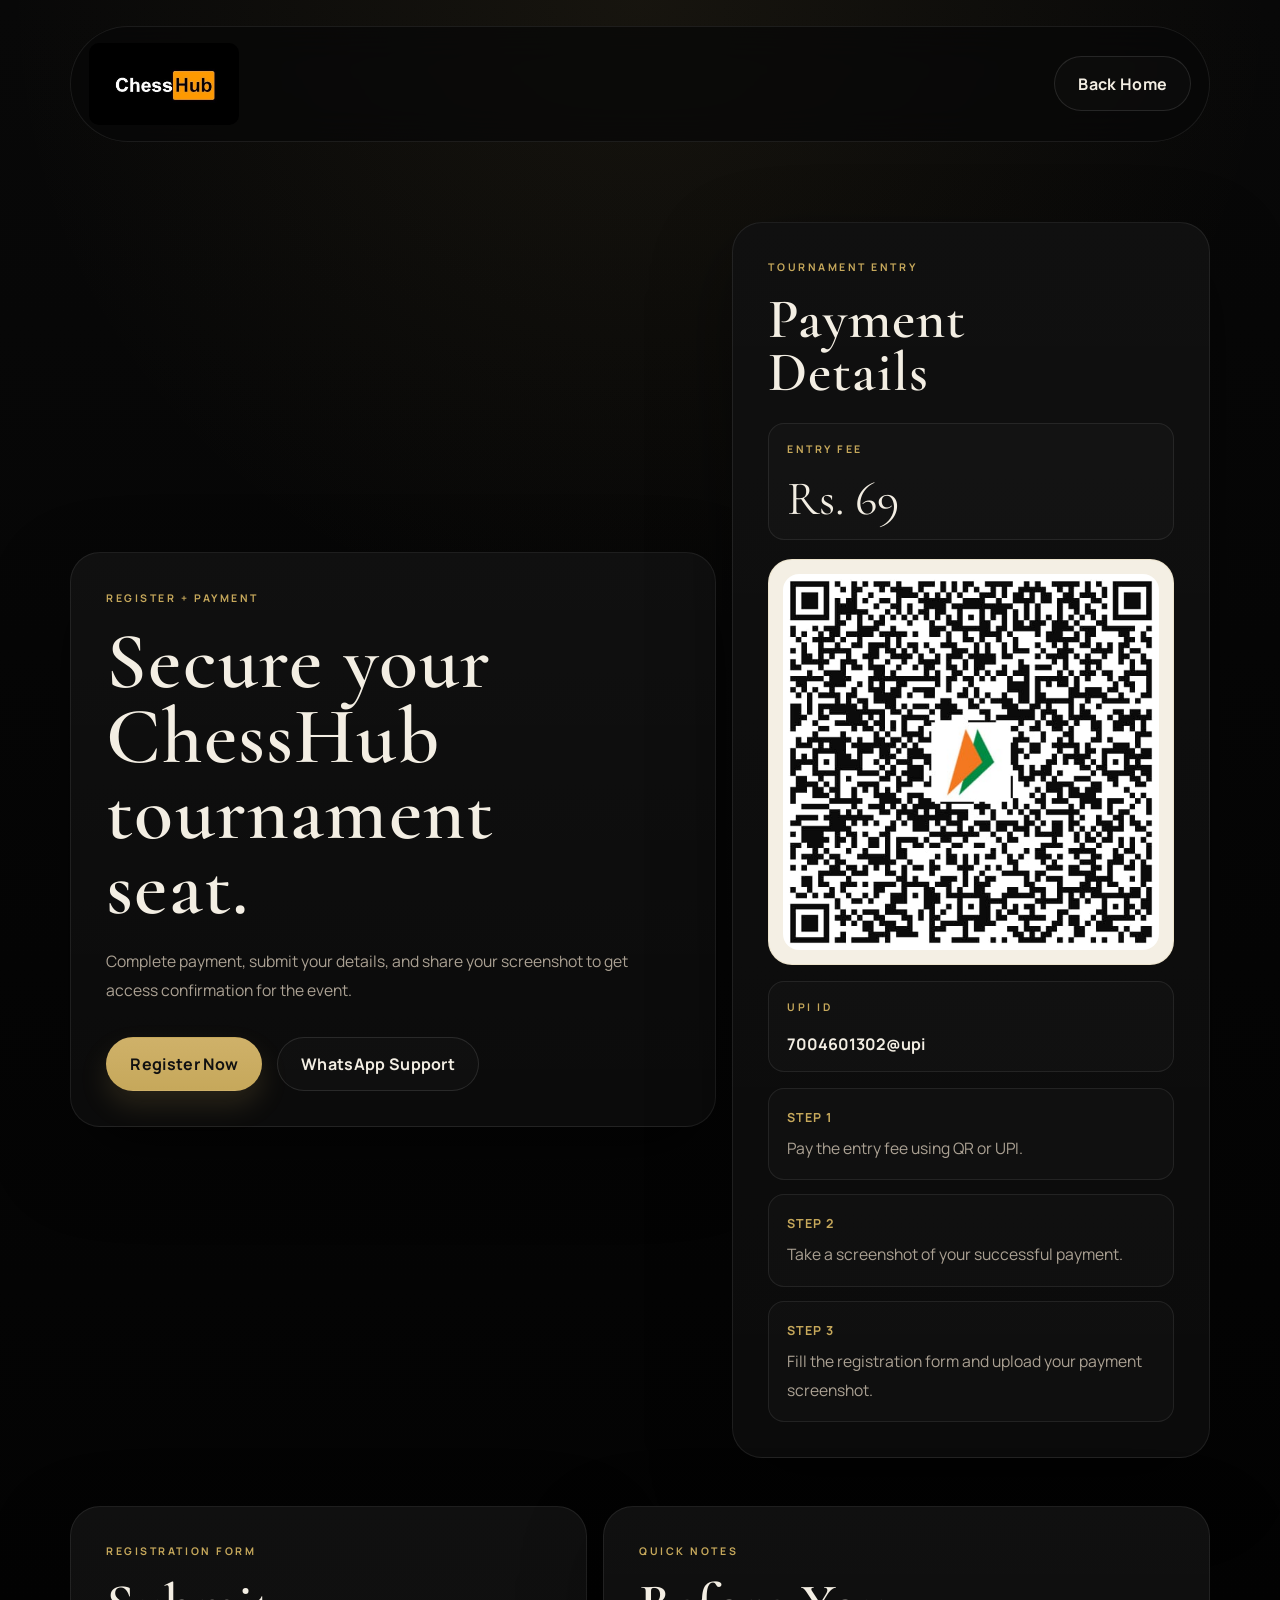
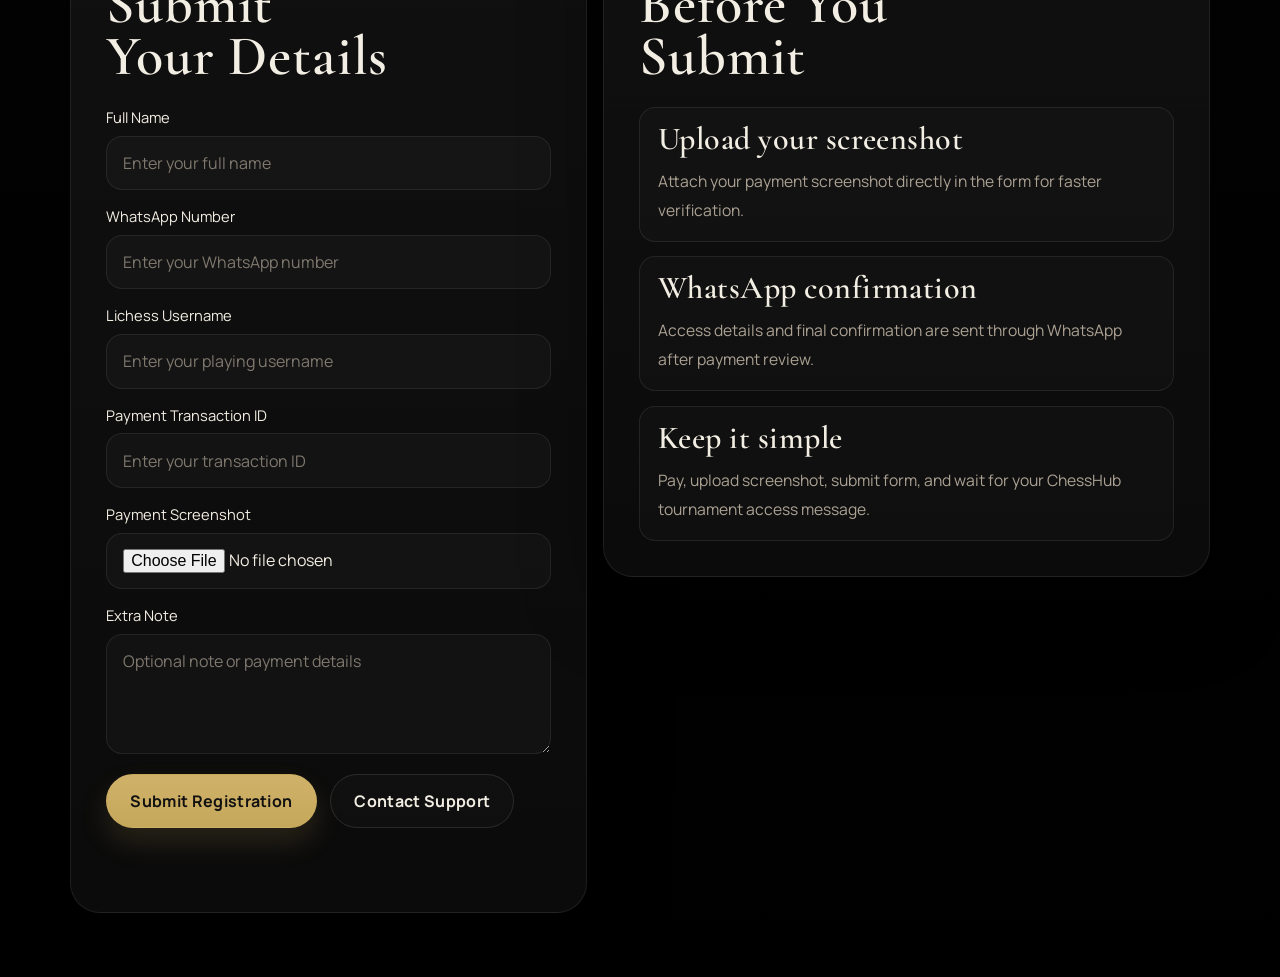
<file: regestrr.html>
<!DOCTYPE html>
<html lang="en">
<head>
  <meta charset="UTF-8">
  <meta name="viewport" content="width=device-width, initial-scale=1.0">
  <title>ChessHub | Register</title>
  <meta
    name="description"
    content="Register for the ChessHub tournament, complete payment, and submit your details."
  >
  <link rel="preconnect" href="https://fonts.googleapis.com">
  <link rel="preconnect" href="https://fonts.gstatic.com" crossorigin>
  <link
    href="https://fonts.googleapis.com/css2?family=Cormorant+Garamond:wght@500;600;700&family=Manrope:wght@400;500;600;700&display=swap"
    rel="stylesheet"
  >
  <style>
    :root {
      --bg: #000000;
      --bg-soft: #080808;
      --surface: rgba(255, 255, 255, 0.028);
      --surface-strong: rgba(255, 255, 255, 0.04);
      --border: rgba(198, 168, 91, 0.18);
      --border-soft: rgba(255, 255, 255, 0.08);
      --text: #f3eee3;
      --muted: #aca294;
      --accent: #c6a85b;
      --shadow: 0 30px 80px rgba(0, 0, 0, 0.42);
      --radius-xl: 30px;
      --radius-lg: 24px;
      --radius-md: 16px;
      --max-width: 1140px;
    }

    * {
      box-sizing: border-box;
    }

    html {
      scroll-behavior: smooth;
    }

    body {
      margin: 0;
      min-width: 320px;
      font-family: "Manrope", sans-serif;
      color: var(--text);
      background:
        radial-gradient(circle at top, rgba(198, 168, 91, 0.08), transparent 24%),
        linear-gradient(180deg, #080808 0%, #000000 100%);
    }

    a,
    button,
    input,
    textarea {
      font: inherit;
    }

    a {
      color: inherit;
      text-decoration: none;
      -webkit-tap-highlight-color: transparent;
    }

    .page-shell {
      width: min(calc(100% - 2rem), var(--max-width));
      margin: 0 auto;
      padding: 1rem 0 4rem;
    }

    .navbar {
      position: sticky;
      top: 0;
      z-index: 20;
      display: flex;
      justify-content: space-between;
      align-items: center;
      gap: 1rem;
      margin-top: 0.6rem;
      padding: 1rem 1.1rem;
      border: 1px solid var(--border-soft);
      border-radius: 999px;
      background: rgba(7, 7, 7, 0.72);
      backdrop-filter: blur(18px);
      -webkit-backdrop-filter: blur(18px);
    }

    .brand {
      display: inline-flex;
      align-items: center;
      max-width: min(32vw, 150px);
    }

    .brand-logo {
      display: block;
      width: 100%;
      height: auto;
      border-radius: 10px;
    }

    .button {
      position: relative;
      overflow: hidden;
      display: inline-flex;
      align-items: center;
      justify-content: center;
      min-height: 3.35rem;
      padding: 0.95rem 1.45rem;
      border: 1px solid transparent;
      border-radius: 999px;
      font-weight: 700;
      letter-spacing: 0.02em;
      cursor: pointer;
      transition:
        transform 280ms cubic-bezier(0.2, 0.8, 0.2, 1),
        border-color 280ms ease,
        background 280ms ease,
        box-shadow 280ms ease;
    }

    .button::after {
      content: "";
      position: absolute;
      inset: -1px;
      transform: translateX(-120%);
      background: linear-gradient(90deg, transparent, rgba(255, 255, 255, 0.16), transparent);
      transition: transform 680ms cubic-bezier(0.2, 0.8, 0.2, 1);
      pointer-events: none;
    }

    .button:hover,
    .button:focus-visible {
      transform: translateY(-2px);
    }

    .button:hover::after,
    .button:focus-visible::after {
      transform: translateX(120%);
    }

    .button-primary {
      background: linear-gradient(180deg, #cfb169 0%, #c6a85b 100%);
      color: #111111;
      box-shadow: 0 14px 28px rgba(198, 168, 91, 0.16);
    }

    .button-secondary {
      border-color: rgba(255, 255, 255, 0.11);
      background: rgba(255, 255, 255, 0.02);
      color: var(--text);
    }

    .hero,
    .register-layout {
      display: grid;
      gap: 1rem;
    }

    .hero {
      padding: 5rem 0 2rem;
    }

    .hero-copy,
    .payment-panel,
    .form-panel {
      border: 1px solid var(--border-soft);
      border-radius: var(--radius-xl);
      background:
        linear-gradient(180deg, rgba(255, 255, 255, 0.03), rgba(255, 255, 255, 0.012)),
        var(--bg-soft);
      box-shadow: var(--shadow);
      padding: 1.8rem;
    }

    .eyebrow,
    .section-kicker,
    .mini-label {
      margin: 0 0 1rem;
      color: var(--accent);
      text-transform: uppercase;
      letter-spacing: 0.24em;
      font-size: 0.66rem;
      font-weight: 700;
    }

    h1,
    h2,
    h3 {
      margin: 0;
      font-family: "Cormorant Garamond", serif;
      font-weight: 600;
      line-height: 0.94;
      letter-spacing: 0.015em;
      text-wrap: balance;
    }

    h1 {
      font-size: clamp(2.7rem, 7vw, 5rem);
      max-width: 11ch;
    }

    h2 {
      font-size: clamp(2.1rem, 5vw, 3.5rem);
      max-width: 12ch;
    }

    h3 {
      font-size: clamp(1.45rem, 4vw, 2rem);
      margin-bottom: 0.8rem;
    }

    p {
      margin: 0;
      color: var(--muted);
      line-height: 1.85;
      font-size: 0.98rem;
    }

    .hero-text {
      max-width: 56ch;
      margin-top: 1.35rem;
    }

    .hero-actions {
      display: flex;
      flex-direction: column;
      gap: 0.9rem;
      margin-top: 2rem;
    }

    .register-layout {
      padding-top: 1rem;
    }

    .section-heading {
      margin-bottom: 1.5rem;
    }

    .price-row,
    .info-list,
    .steps {
      display: grid;
      gap: 0.9rem;
    }

    .price-card,
    .step-card,
    .note-box {
      padding: 1rem 1.1rem;
      border: 1px solid rgba(255, 255, 255, 0.08);
      border-radius: var(--radius-md);
      background: rgba(255, 255, 255, 0.02);
    }

    .price-amount {
      color: var(--text);
      font-family: "Cormorant Garamond", serif;
      font-size: clamp(2rem, 5vw, 3rem);
      line-height: 1;
    }

    .qr-wrap {
      margin-top: 1.2rem;
      padding: 0.85rem;
      border: 1px solid rgba(198, 168, 91, 0.16);
      border-radius: var(--radius-lg);
      background: #f4efe4;
    }

    .qr-placeholder {
      display: block;
      width: 100%;
      border-radius: 16px;
    }

    .upi-box {
      margin-top: 1rem;
      padding: 1rem 1.1rem;
      border: 1px solid rgba(255, 255, 255, 0.08);
      border-radius: var(--radius-md);
      background: rgba(255, 255, 255, 0.02);
    }

    .upi-box strong {
      display: block;
      margin-top: 0.35rem;
      color: var(--text);
      word-break: break-word;
    }

    .steps {
      margin-top: 1rem;
    }

    .step-card span {
      display: inline-block;
      margin-bottom: 0.5rem;
      color: var(--accent);
      font-size: 0.78rem;
      font-weight: 700;
      letter-spacing: 0.08em;
      text-transform: uppercase;
    }

    .registration-form {
      display: grid;
      gap: 1rem;
    }

    .field {
      display: grid;
      gap: 0.55rem;
    }

    .field span {
      color: var(--text);
      font-size: 0.92rem;
    }

    .field input,
    .field textarea {
      width: 100%;
      padding: 0.95rem 1rem;
      border: 1px solid var(--border-soft);
      border-radius: var(--radius-md);
      background: var(--surface);
      color: var(--text);
      outline: none;
      transition:
        border-color 220ms ease,
        box-shadow 220ms ease,
        background 220ms ease,
        transform 220ms ease;
    }

    .field textarea {
      min-height: 120px;
      resize: vertical;
    }

    .field input::placeholder,
    .field textarea::placeholder {
      color: #7f786e;
    }

    .field input:focus,
    .field textarea:focus {
      border-color: rgba(198, 168, 91, 0.7);
      background: var(--surface-strong);
      box-shadow: 0 0 0 4px rgba(198, 168, 91, 0.12);
      transform: translateY(-1px);
    }

    .form-actions {
      display: flex;
      flex-direction: column;
      gap: 0.85rem;
      margin-top: 0.25rem;
    }

    .success-message {
      margin: 0;
      padding: 0.95rem 1rem;
      border: 1px solid rgba(198, 168, 91, 0.2);
      border-radius: var(--radius-md);
      background: rgba(198, 168, 91, 0.08);
      color: #ead9ae;
      opacity: 0;
      max-height: 0;
      overflow: hidden;
      transform: translateY(8px);
      transition:
        opacity 260ms ease,
        transform 260ms ease,
        max-height 260ms ease,
        margin-top 260ms ease;
    }

    .success-message.is-visible {
      margin-top: 0.15rem;
      opacity: 1;
      max-height: 160px;
      transform: translateY(0);
    }

    .success-message.is-error {
      border-color: rgba(255, 120, 120, 0.24);
      background: rgba(255, 120, 120, 0.08);
      color: #ffcbc6;
    }

    .reveal {
      opacity: 0;
      transform: translateY(18px);
      transition:
        opacity 800ms ease,
        transform 800ms cubic-bezier(0.2, 0.8, 0.2, 1);
      transition-delay: var(--reveal-delay, 0ms);
    }

    .reveal.is-visible {
      opacity: 1;
      transform: translateY(0);
    }

    @media (min-width: 760px) {
      .page-shell {
        width: min(calc(100% - 3rem), var(--max-width));
      }

      .hero-actions,
      .form-actions {
        flex-direction: row;
      }

      .register-layout {
        grid-template-columns: minmax(320px, 0.92fr) minmax(0, 1.08fr);
        align-items: start;
      }
    }

    @media (min-width: 960px) {
      .hero {
        grid-template-columns: minmax(0, 1.15fr) minmax(320px, 0.85fr);
        align-items: center;
        min-height: 52vh;
      }

      .hero-copy,
      .payment-panel,
      .form-panel {
        padding: 2.2rem;
      }
    }

    @media (prefers-reduced-motion: reduce) {
      html {
        scroll-behavior: auto;
      }

      .reveal,
      .button,
      .button::after,
      .field input,
      .field textarea,
      .success-message {
        transition: none;
      }

      .reveal {
        opacity: 1;
        transform: none;
      }
    }
  </style>
</head>
<body>
  <div class="page-shell">
    <header class="navbar reveal" data-delay="0">
      <a class="brand" href="index.html" aria-label="ChessHub home">
        <img class="brand-logo" src="assset/chesshub-logo.jpg" alt="ChessHub logo">
      </a>
      <a class="button button-secondary" href="index.html">Back Home</a>
    </header>

    <main>
      <section class="hero">
        <div class="hero-copy reveal" data-delay="80">
          <p class="eyebrow">Register + Payment</p>
          <h1>Secure your ChessHub tournament seat.</h1>
          <p class="hero-text">
            Complete payment, submit your details, and share your screenshot to get
            access confirmation for the event.
          </p>
          <div class="hero-actions">
            <a class="button button-primary" href="#register-form">Register Now</a>
            <a
              class="button button-secondary"
              href="https://wa.me/919113393929?text=I%20want%20to%20join%20ChessHub"
              target="_blank"
              rel="noreferrer"
            >
              WhatsApp Support
            </a>
          </div>
        </div>

        <div class="payment-panel reveal" data-delay="160">
          <div class="section-heading">
            <p class="section-kicker">Tournament Entry</p>
            <h2>Payment Details</h2>
          </div>

          <div class="price-row">
            <div class="price-card">
              <p class="mini-label">Entry Fee</p>
              <div class="price-amount">Rs. 69</div>
            </div>
          </div>

          <div class="qr-wrap">
            <img
              class="qr-placeholder"
              src="assset/upi-qr.jpeg"
              alt="ChessHub UPI QR code for tournament payment"
            >
          </div>

          <div class="upi-box">
            <p class="mini-label">UPI ID</p>
            <strong id="upi-id">7004601302@upi</strong>
          </div>

          <div class="steps">
            <div class="step-card">
              <span>Step 1</span>
              <p>Pay the entry fee using QR or UPI.</p>
            </div>
            <div class="step-card">
              <span>Step 2</span>
              <p>Take a screenshot of your successful payment.</p>
            </div>
            <div class="step-card">
              <span>Step 3</span>
              <p>Fill the registration form and upload your payment screenshot.</p>
            </div>
          </div>
        </div>
      </section>

      <section class="register-layout">
        <section class="form-panel reveal" data-delay="220">
          <div class="section-heading">
            <p class="section-kicker">Registration Form</p>
            <h2 id="register-form">Submit Your Details</h2>
          </div>

          <form action="save.php" method="post" class="registration-form" id="registration-form" enctype="multipart/form-data">
            <label class="field">
              <span>Full Name</span>
              <input type="text" name="full_name" placeholder="Enter your full name" required>
            </label>

            <label class="field">
              <span>WhatsApp Number</span>
              <input type="tel" name="whatsapp" placeholder="Enter your WhatsApp number" required>
            </label>

            <label class="field">
              <span>Lichess Username</span>
              <input type="text" name="username" placeholder="Enter your playing username" required>
            </label>

            <label class="field">
              <span>Payment Transaction ID</span>
              <input type="text" name="payment_id" placeholder="Enter your transaction ID" required>
            </label>

            <label class="field">
              <span>Payment Screenshot</span>
              <input type="file" name="screenshot" accept="image/*" required>
            </label>

            <label class="field">
              <span>Extra Note</span>
              <textarea name="note" placeholder="Optional note or payment details"></textarea>
            </label>

            <div class="form-actions">
              <button type="submit" class="button button-primary">Submit Registration</button>
              <a
                class="button button-secondary"
                href="https://wa.me/919113393929?text=I%20have%20submitted%20my%20ChessHub%20registration%20form"
                target="_blank"
                rel="noreferrer"
              >
                Contact Support
              </a>
            </div>

            <p class="success-message" id="success-message" role="status" aria-live="polite">
              Registration submitted successfully! Your payment screenshot has been uploaded and will be verified shortly.
            </p>
          </form>
    <script type="module">
      import { createClient } from "https://esm.sh/@supabase/supabase-js";

      const SUPABASE_URL = "https://suxxzlbnlhqxnhosrwrl.supabase.co";
      const SUPABASE_ANON_KEY = "eyJhbGciOiJIUzI1NiIsInR5cCI6IkpXVCJ9.eyJpc3MiOiJzdXBhYmFzZSIsInJlZiI6InN1eHh6bGJubGhxeG5ob3Nyd3JsIiwicm9sZSI6ImFub24iLCJpYXQiOjE3NzYzNDU2MDksImV4cCI6MjA5MTkyMTYwOX0.UzS9qxsDFPq0lCG3Y7EP9XM5IKjmOlu5_5SQiV110_0";

      const supabase = createClient( SUPABASE_URL, SUPABASE_ANON_KEY);

      async function register(event) {
        event.preventDefault();

        const email = document.getElementById("email").value;
        const password = document.getElementById("password").value;
        const username = document.getElementById("username").value;

        // 1) Create Auth user
        const { data: userData, error: signUpError } =
          await supabase.auth.signUp({ email, password });

        if (signUpError) {
          alert(signUpError.message);
          return;
        }

        // If email confirmation is enabled, userData.user may still be created,
        // but login might require confirmation.
        const userId = userData.user.id;

        // 2) Insert user row into table (profiles)
        const { error: insertError } = await supabase
          .from("profiles")
          .insert({ id: userId, username });

        if (insertError) {
          alert(insertError.message);
          return;
        }

        alert("Registered! If email confirmation is ON, check your email.");
      }

      document.getElementById("register-form").addEventListener("submit", register);
    </script>
        </section>

        <aside class="form-panel reveal" data-delay="300">
          <div class="section-heading">
            <p class="section-kicker">Quick Notes</p>
            <h2>Before You Submit</h2>
          </div>

          <div class="info-list">
            <div class="note-box">
              <h3>Upload your screenshot</h3>
              <p>Attach your payment screenshot directly in the form for faster verification.</p>
            </div>
            <div class="note-box">
              <h3>WhatsApp confirmation</h3>
              <p>Access details and final confirmation are sent through WhatsApp after payment review.</p>
            </div>
            <div class="note-box">
              <h3>Keep it simple</h3>
              <p>Pay, upload screenshot, submit form, and wait for your ChessHub tournament access message.</p>
            </div>
          </div>
        </aside>
      </section>
    </main>
  </div>

  <script>
    const revealElements = document.querySelectorAll(".reveal");
    const form = document.getElementById("registration-form");
    const successMessage = document.getElementById("success-message");
    const apiUrl = "/register.php";
    console.log("Registration API URL:", apiUrl);

    if (window.matchMedia("(prefers-reduced-motion: reduce)").matches) {
      revealElements.forEach((element) => {
        element.classList.add("is-visible");
      });
    } else {
      const revealObserver = new IntersectionObserver(
        (entries, observer) => {
          entries.forEach((entry) => {
            if (!entry.isIntersecting) {
              return;
            }

            const delay = entry.target.dataset.delay ?? "0";
            entry.target.style.setProperty("--reveal-delay", `${delay}ms`);
            entry.target.classList.add("is-visible");
            observer.unobserve(entry.target);
          });
        },
        {
          threshold: 0.16,
          rootMargin: "0px 0px -8% 0px",
        }
      );

      revealElements.forEach((element) => {
        revealObserver.observe(element);
      });
    }

    form?.addEventListener("submit", async (event) => {
      event.preventDefault();

      const submitButton = form.querySelector('button[type="submit"]');
      const formData = new FormData(form);
      const payload = Object.fromEntries(formData.entries());
      delete payload.screenshot;

      successMessage.classList.remove("is-error");
      successMessage.classList.remove("is-visible");

      if (submitButton) {
        submitButton.disabled = true;
        submitButton.textContent = "Submitting...";
      }

      try {
        const response = await fetch(apiUrl, {
          method: "POST",
          headers: {
            "Content-Type": "application/json",
          },
          body: JSON.stringify(payload),
        });

        const rawResponse = await response.text();
        let result;

        try {
          result = JSON.parse(rawResponse);
        } catch (parseError) {
          throw new Error("Backend did not return JSON. Open this page from port 8001 or make sure the backend is running.");
        }

        if (!response.ok) {
          throw new Error(result.error || "Submission failed");
        }

        successMessage.textContent = "Registration saved successfully. Send your payment screenshot on WhatsApp to complete verification.";
        successMessage.classList.add("is-visible");
        form.reset();
      } catch (error) {
        successMessage.textContent = error.message || "Could not save registration. Please try again.";
        successMessage.classList.add("is-error");
        successMessage.classList.add("is-visible");
      } finally {
        if (submitButton) {
          submitButton.disabled = false;
          submitButton.textContent = "Submit Registration";
        }
      }
    });
  </script>
</body>
</html>
</file>
